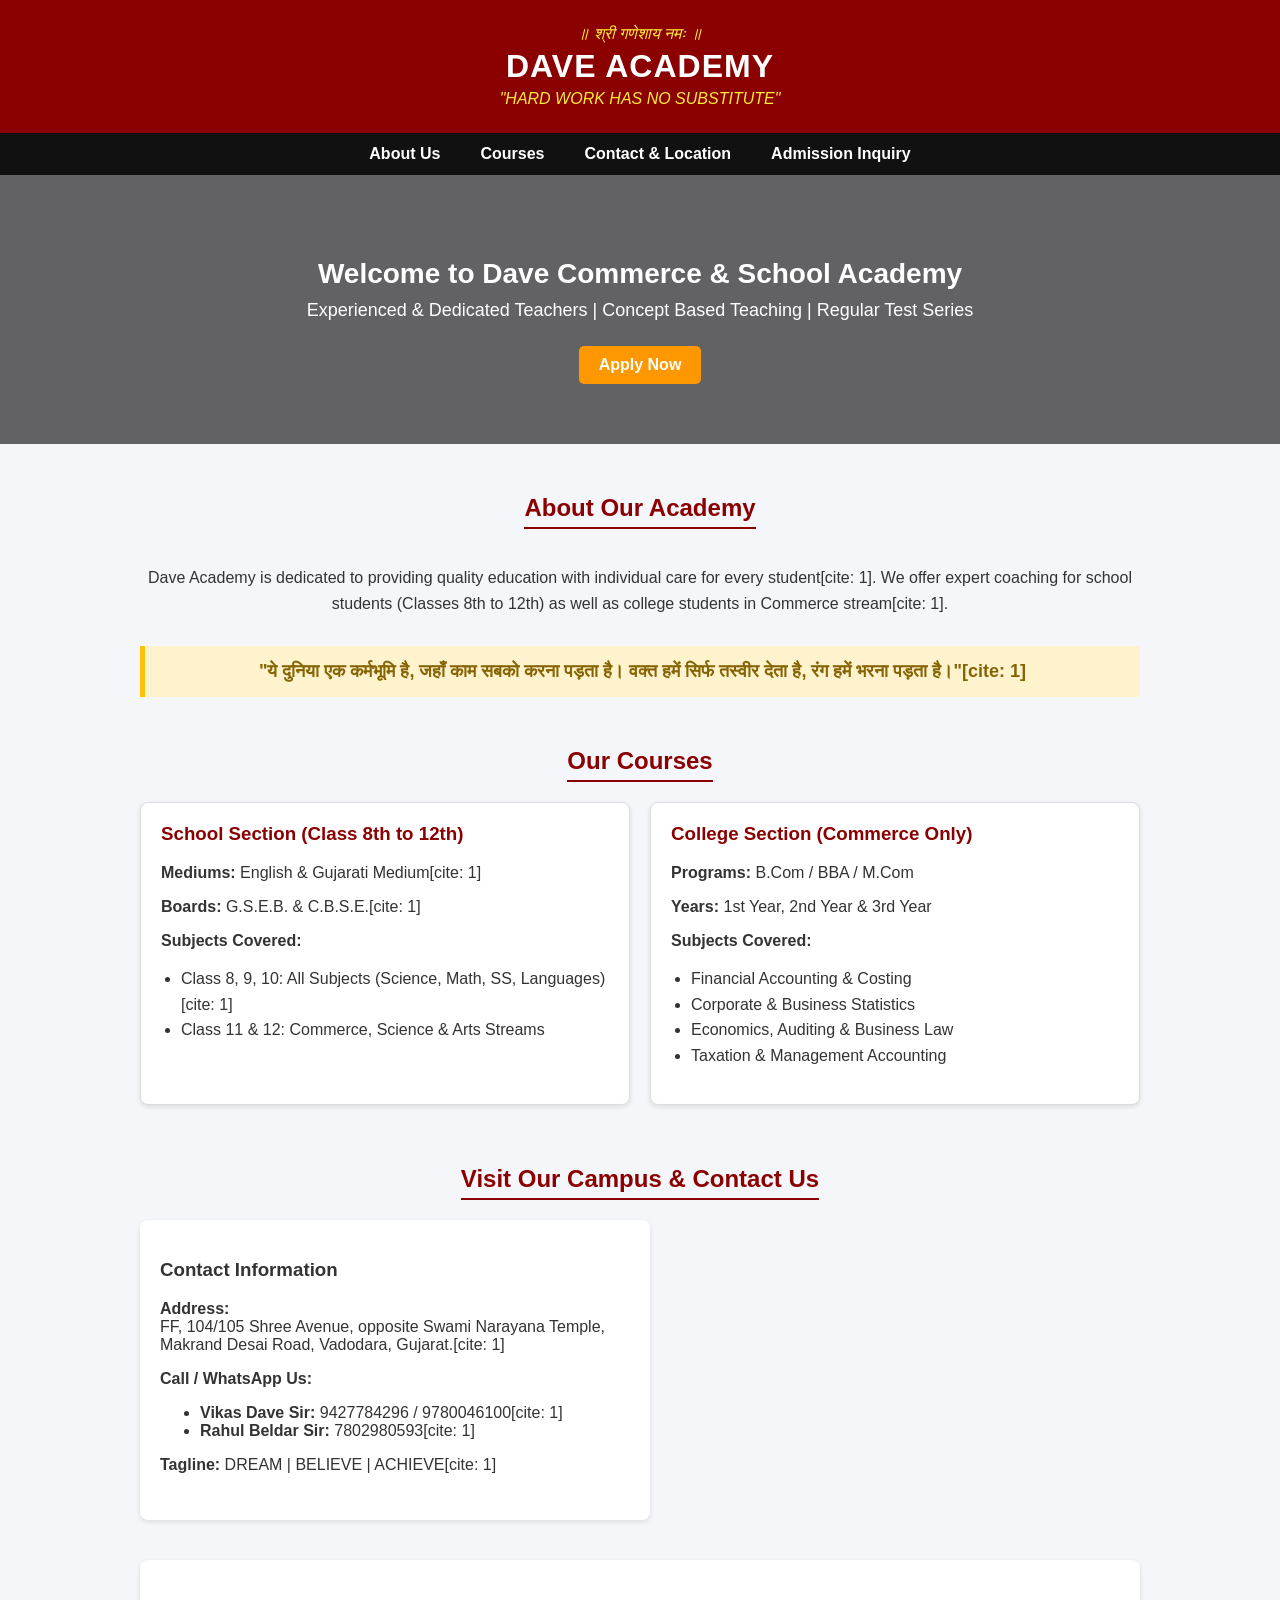
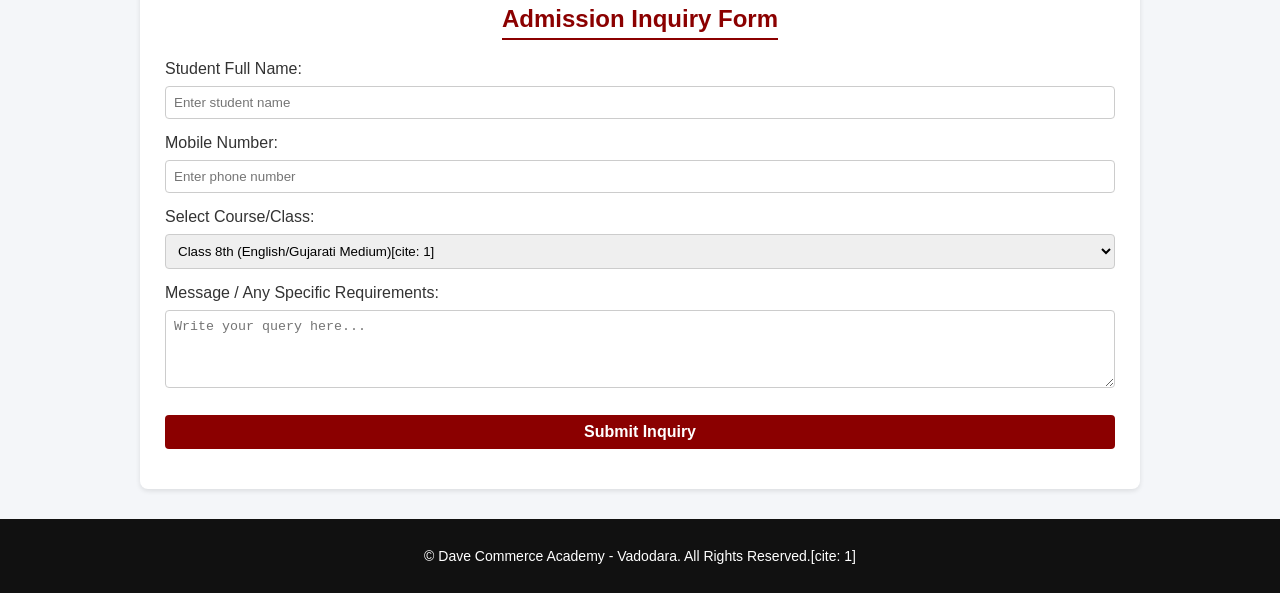
<file: index1.html>
<!DOCTYPE html>
<html lang="hi">
<head>
    <meta charset="UTF-8">
    <meta name="viewport" content="width=device-width, initial-scale=1.0">
    <title>DAVE ACADEMY & COMMERCE ACADEMY</title>
    <style>
        /* Base Styling */
        body {
            font-family: Arial, sans-serif;
            margin: 0;
            padding: 0;
            background-color: #f4f6f9;
            color: #333;
        }

        /* Top Bar & Header */
        header {
            background-color: #8b0000; /* Red Tone */
            color: white;
            text-align: center;
            padding: 20px 10px;
        }

        header h1 {
            margin: 5px 0;
            font-size: 32px;
            letter-spacing: 1px;
        }

        header p {
            margin: 5px 0;
            font-style: italic;
            color: #ffeb3b;
        }

        /* Navigation Bar */
        nav {
            background-color: #111;
            display: flex;
            justify-content: center;
            flex-wrap: wrap;
        }

        nav a {
            color: white;
            padding: 12px 20px;
            text-decoration: none;
            font-weight: bold;
        }

        nav a:hover {
            background-color: #8b0000;
        }

        /* Hero Banner */
        .hero {
            background: linear-gradient(rgba(0, 0, 0, 0.6), rgba(0, 0, 0, 0.6)), 
                        url('https://images.unsplash.com/photo-1523240795612-9a054b0db644?auto=format&fit=crop&w=1200&q=80');
            background-size: cover;
            background-position: center;
            color: white;
            text-align: center;
            padding: 60px 20px;
        }

        .hero h2 {
            font-size: 28px;
            margin-bottom: 10px;
        }

        .hero p {
            font-size: 18px;
            max-width: 700px;
            margin: 10px auto;
        }

        .btn {
            display: inline-block;
            background-color: #ff9800;
            color: white;
            padding: 10px 20px;
            text-decoration: none;
            border-radius: 5px;
            font-weight: bold;
            margin-top: 15px;
        }

        /* Content Container */
        .container {
            width: 90%;
            max-width: 1000px;
            margin: 20px auto;
        }

        .section-title {
            text-align: center;
            color: #8b0000;
            margin-bottom: 20px;
            font-size: 24px;
            border-bottom: 2px solid #8b0000;
            display: inline-block;
            padding-bottom: 5px;
        }

        /* Courses Grid */
        .grid {
            display: flex;
            gap: 20px;
            flex-wrap: wrap;
        }

        .card {
            background: white;
            border: 1px solid #ddd;
            border-radius: 8px;
            padding: 20px;
            flex: 1;
            min-width: 280px;
            box-shadow: 0 2px 5px rgba(0,0,0,0.1);
        }

        .card h3 {
            color: #8b0000;
            margin-top: 0;
        }

        .card ul {
            padding-left: 20px;
            line-height: 1.6;
        }

        /* Quote Section */
        .quote-box {
            background-color: #fff3cd;
            border-left: 5px solid #ffc107;
            padding: 15px;
            margin: 30px 0;
            text-align: center;
            font-size: 18px;
            font-weight: bold;
            color: #856404;
        }

        /* Contact & Map Section */
        .contact-flex {
            display: flex;
            gap: 20px;
            flex-wrap: wrap;
        }

        .contact-info {
            flex: 1;
            min-width: 280px;
            background: white;
            padding: 20px;
            border-radius: 8px;
            box-shadow: 0 2px 5px rgba(0,0,0,0.1);
        }

        .map-box {
            flex: 1;
            min-width: 280px;
            height: 300px;
        }

        iframe {
            width: 100%;
            height: 100%;
            border: 0;
            border-radius: 8px;
        }

        /* Form Styling */
        input, select, textarea {
            width: 100%;
            padding: 8px;
            margin: 8px 0 15px 0;
            box-sizing: border-box;
            border: 1px solid #ccc;
            border-radius: 4px;
        }

        input[type="submit"] {
            background-color: #8b0000;
            color: white;
            font-size: 16px;
            font-weight: bold;
            cursor: pointer;
            border: none;
        }

        /* Footer */
        footer {
            background-color: #111;
            color: white;
            text-align: center;
            padding: 15px;
            margin-top: 30px;
            font-size: 14px;
        }
    </style>
</head>
<body>

    <!-- Header -->
    <header>
        <p>॥ श्री गणेशाय नमः ॥</p>
        <h1>DAVE ACADEMY</h1>
        <p>"HARD WORK HAS NO SUBSTITUTE"</p>
    </header>

    <!-- Navigation Bar -->
    <nav>
        <a href="#about">About Us</a>
        <a href="#courses">Courses</a>
        <a href="#contact">Contact & Location</a>
        <a href="#inquiry">Admission Inquiry</a>
    </nav>

    <!-- Hero Section -->
    <div class="hero">
        <h2>Welcome to Dave Commerce & School Academy</h2>
        <p>Experienced & Dedicated Teachers | Concept Based Teaching | Regular Test Series</p>
        <a href="#inquiry" class="btn">Apply Now</a>
    </div>

    <div class="container">

        <!-- About Section -->
        <div id="about" style="text-align: center; margin: 30px 0;">
            <h2 class="section-title">About Our Academy</h2>
            <p style="font-size: 16px; line-height: 1.6;">
                Dave Academy is dedicated to providing quality education with individual care for every student[cite: 1]. 
                We offer expert coaching for school students (Classes 8th to 12th) as well as college students in Commerce stream[cite: 1].
            </p>
        </div>

        <!-- Quote Box -->
        <div class="quote-box">
            "ये दुनिया एक कर्मभूमि है, जहाँ काम सबको करना पड़ता है। वक्त हमें सिर्फ तस्वीर देता है, रंग हमें भरना पड़ता है।"[cite: 1]
        </div>

        <!-- Courses Section -->
        <div id="courses">
            <div style="text-align: center;">
                <h2 class="section-title">Our Courses</h2>
            </div>
            
            <div class="grid">
                <!-- School Course Card -->
                <div class="card">
                    <h3>School Section (Class 8th to 12th)</h3>
                    <p><b>Mediums:</b> English & Gujarati Medium[cite: 1]</p>
                    <p><b>Boards:</b> G.S.E.B. & C.B.S.E.[cite: 1]</p>
                    <p><b>Subjects Covered:</b></p>
                    <ul>
                        <li>Class 8, 9, 10: All Subjects (Science, Math, SS, Languages)[cite: 1]</li>
                        <li>Class 11 & 12: Commerce, Science & Arts Streams</li>
                    </ul>
                </div>

                <!-- College Course Card -->
                <div class="card">
                    <h3>College Section (Commerce Only)</h3>
                    <p><b>Programs:</b> B.Com / BBA / M.Com</p>
                    <p><b>Years:</b> 1st Year, 2nd Year & 3rd Year</p>
                    <p><b>Subjects Covered:</b></p>
                    <ul>
                        <li>Financial Accounting & Costing</li>
                        <li>Corporate & Business Statistics</li>
                        <li>Economics, Auditing & Business Law</li>
                        <li>Taxation & Management Accounting</li>
                    </ul>
                </div>
            </div>
        </div>

        <!-- Contact & Location Section -->
        <div id="contact" style="margin-top: 40px;">
            <div style="text-align: center;">
                <h2 class="section-title">Visit Our Campus & Contact Us</h2>
            </div>

            <div class="contact-flex">
                <div class="contact-info">
                    <h3>Contact Information</h3>
                    <p><b>Address:</b><br>
                    FF, 104/105 Shree Avenue, opposite Swami Narayana Temple, Makrand Desai Road, Vadodara, Gujarat.[cite: 1]</p>
                    
                    <p><b>Call / WhatsApp Us:</b></p>
                    <ul>
                        <li><b>Vikas Dave Sir:</b> 9427784296 / 9780046100[cite: 1]</li>
                        <li><b>Rahul Beldar Sir:</b> 7802980593[cite: 1]</li>
                    </ul>

                    <p><b>Tagline:</b> DREAM | BELIEVE | ACHIEVE[cite: 1]</p>
                </div>

                <div class="map-box">
                    <!-- Google Map Embed -->
                    <iframe src="https://maps.google.com/maps?q=FF,+104/105+shree+avenue,+opposite+swami+narayana+temple,+makrand+desai+Road,+vadodara,+Gujarat&t=&z=15&ie=UTF8&iwloc=&output=embed"></iframe>
                </div>
            </div>
        </div>

        <!-- Admission Inquiry Form -->
        <div id="inquiry" style="margin-top: 40px; background: white; padding: 25px; border-radius: 8px; box-shadow: 0 2px 5px rgba(0,0,0,0.1);">
            <div style="text-align: center;">
                <h2 class="section-title">Admission Inquiry Form</h2>
            </div>
            
            <form action="#" method="get" onsubmit="alert('Thank you! Your inquiry has been submitted.'); return false;">
                <label for="name">Student Full Name:</label>
                <input type="text" id="name" required placeholder="Enter student name">

                <label for="phone">Mobile Number:</label>
                <input type="tel" id="phone" required placeholder="Enter phone number">

                <label for="course">Select Course/Class:</label>
                <select id="course">
                    <option>Class 8th (English/Gujarati Medium)[cite: 1]</option>
                    <option>Class 9th (English/Gujarati Medium)[cite: 1]</option>
                    <option>Class 10th (English/Gujarati Medium)[cite: 1]</option>
                    <option>Class 11th / 12th Commerce</option>
                    <option>College 1st Year (Commerce)</option>
                    <option>College 2nd Year (Commerce)</option>
                    <option>College 3rd Year (Commerce)</option>
                </select>

                <label for="msg">Message / Any Specific Requirements:</label>
                <textarea id="msg" rows="4" placeholder="Write your query here..."></textarea>

                <input type="submit" value="Submit Inquiry">
            </form>
        </div>

    </div>

    <!-- Footer -->
    <footer>
        <p>&copy; Dave Commerce Academy - Vadodara. All Rights Reserved.[cite: 1]</p>
    </footer>

</body>
</html>
</file>
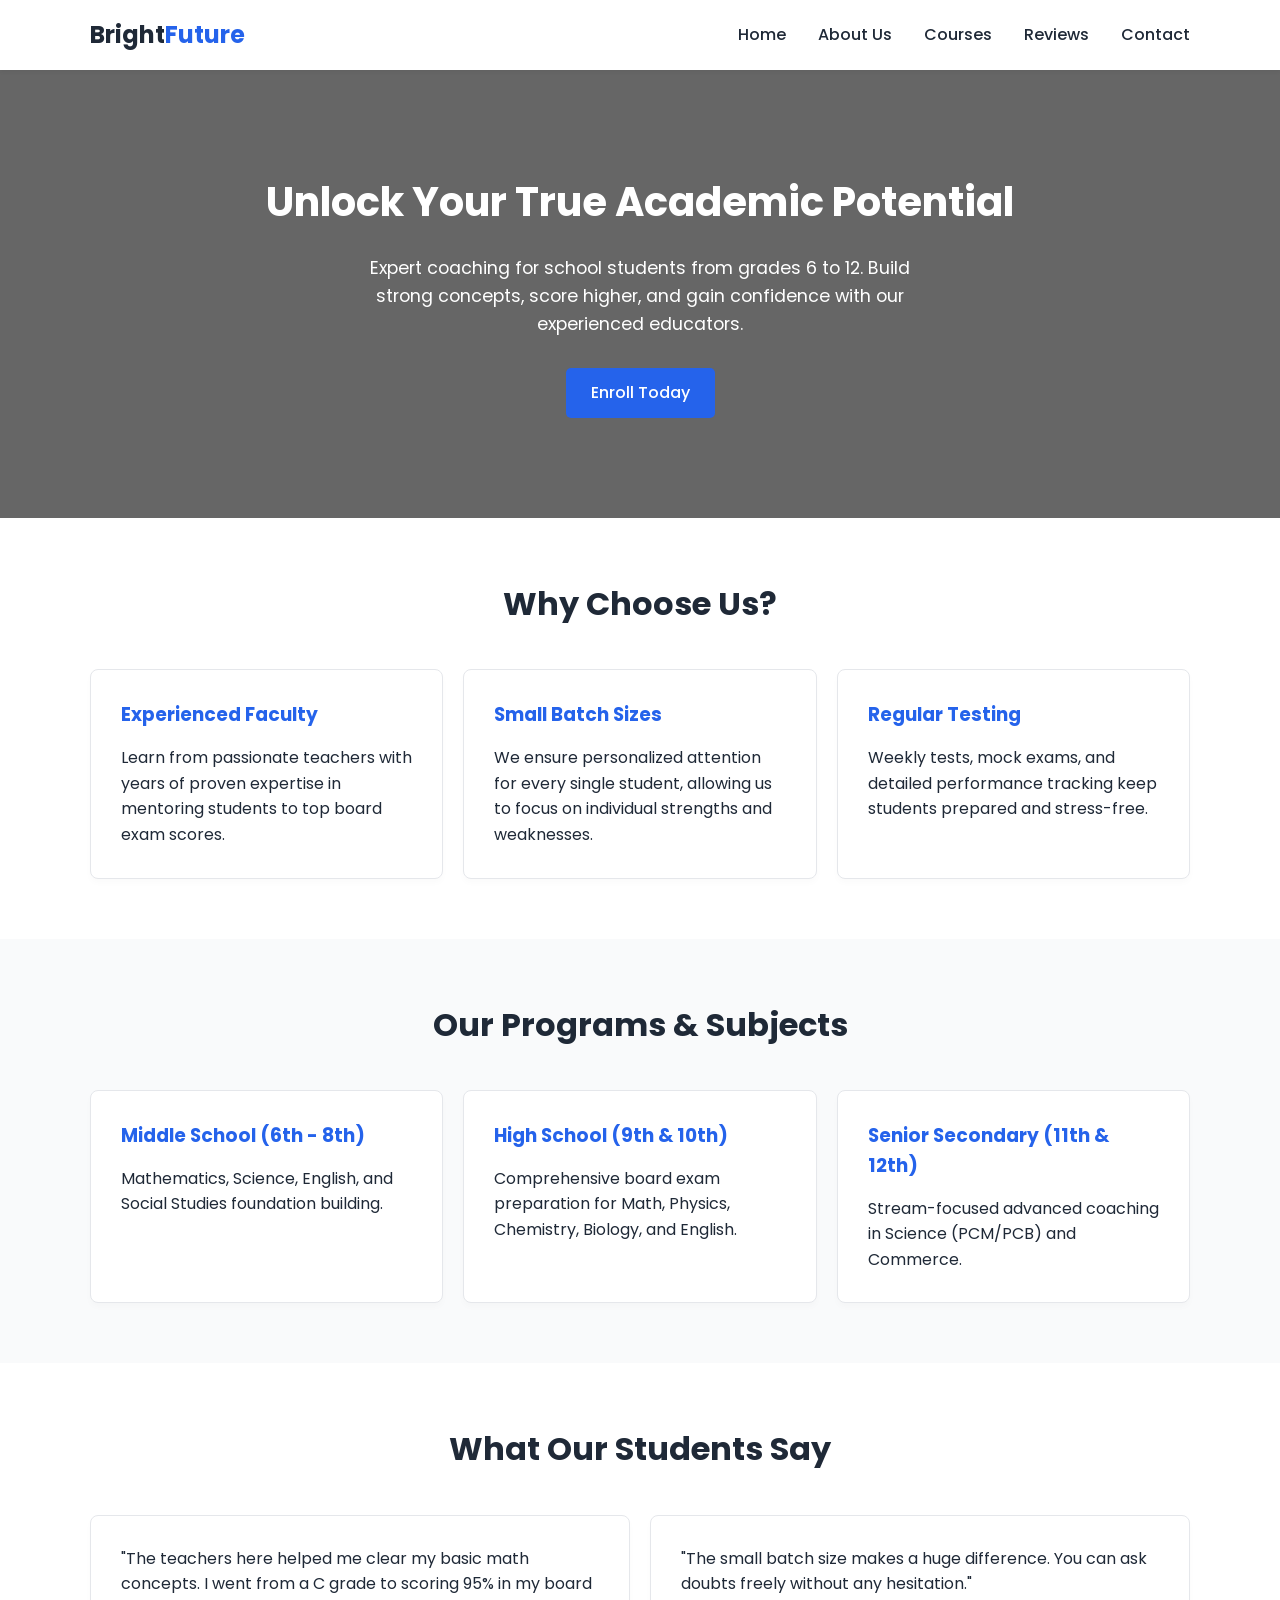
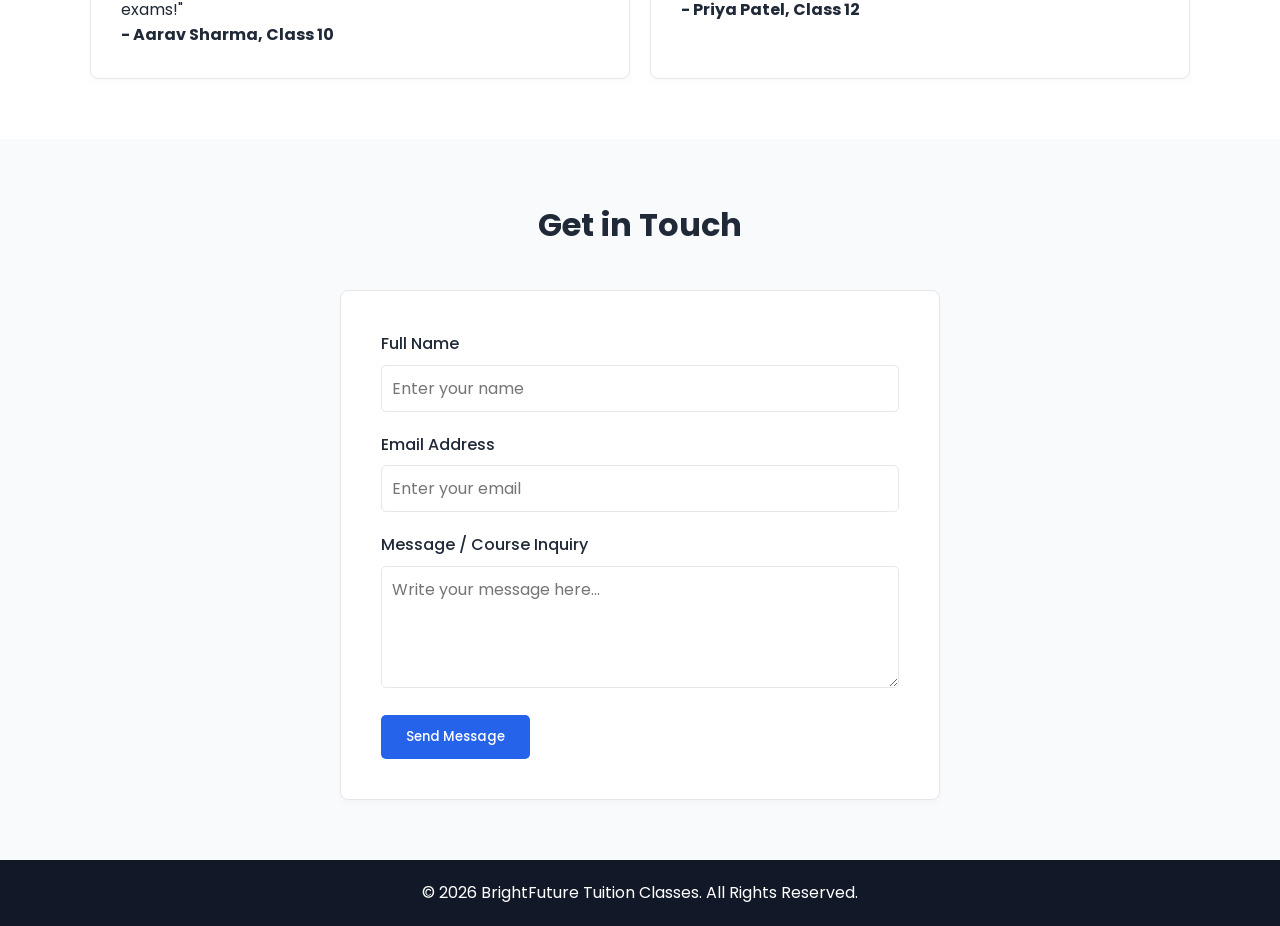
<file: sd.html>
<!DOCTYPE html>
<html lang="en">
<head>
    <meta charset="UTF-8">
    <meta name="viewport" content="width=device-width, initial-scale=1.0">
    <title>BrightFuture Tuition Classes | Excellence in Education</title>
    <!-- Google Fonts -->
    <link href="https://fonts.googleapis.com/css2?family=Poppins:wght@300;400;500;600;700&display=swap" rel="stylesheet">
    <!-- Custom CSS -->
    <link rel="stylesheet" href="style.css">
</head>
<body>

    <!-- Header & Navigation -->
    <header>
        <div class="container navbar">
            <a href="#" class="logo">Bright<span>Future</span></a>
            <nav>
                <ul class="nav-links" id="navLinks">
                    <li><a href="#hero">Home</a></li>
                    <li><a href="#about">About Us</a></li>
                    <li><a href="#courses">Courses</a></li>
                    <li><a href="#testimonials">Reviews</a></li>
                    <li><a href="#contact">Contact</a></li>
                </ul>
                <div class="menu-toggle" id="mobileMenu">
                    <span></span>
                    <span></span>
                    <span></span>
                </div>
            </nav>
        </div>
    </header>

    <!-- Hero Section -->
    <section id="hero" class="hero">
        <div class="container hero-content">
            <h1>Unlock Your True Academic Potential</h1>
            <p>Expert coaching for school students from grades 6 to 12. Build strong concepts, score higher, and gain confidence with our experienced educators.</p>
            <a href="#contact" class="btn">Enroll Today</a>
        </div>
    </section>

    <!-- About Us Section -->
    <section id="about" class="section">
        <div class="container">
            <h2 class="section-title">Why Choose Us?</h2>
            <div class="grid about-grid">
                <div class="card">
                    <h3>Experienced Faculty</h3>
                    <p>Learn from passionate teachers with years of proven expertise in mentoring students to top board exam scores.</p>
                </div>
                <div class="card">
                    <h3>Small Batch Sizes</h3>
                    <p>We ensure personalized attention for every single student, allowing us to focus on individual strengths and weaknesses.</p>
                </div>
                <div class="card">
                    <h3>Regular Testing</h3>
                    <p>Weekly tests, mock exams, and detailed performance tracking keep students prepared and stress-free.</p>
                </div>
            </div>
        </div>
    </section>

    <!-- Courses / Subjects Section -->
    <section id="courses" class="section bg-light">
        <div class="container">
            <h2 class="section-title">Our Programs & Subjects</h2>
            <div class="grid course-grid">
                <div class="course-card">
                    <h3>Middle School (6th - 8th)</h3>
                    <p>Mathematics, Science, English, and Social Studies foundation building.</p>
                </div>
                <div class="course-card">
                    <h3>High School (9th & 10th)</h3>
                    <p>Comprehensive board exam preparation for Math, Physics, Chemistry, Biology, and English.</p>
                </div>
                <div class="course-card">
                    <h3>Senior Secondary (11th & 12th)</h3>
                    <p>Stream-focused advanced coaching in Science (PCM/PCB) and Commerce.</p>
                </div>
            </div>
        </div>
    </section>

    <!-- Testimonials Section -->
    <section id="testimonials" class="section">
        <div class="container">
            <h2 class="section-title">What Our Students Say</h2>
            <div class="grid testimonial-grid">
                <div class="testimonial-card">
                    <p>"The teachers here helped me clear my basic math concepts. I went from a C grade to scoring 95% in my board exams!"</p>
                    <h4>- Aarav Sharma, Class 10</h4>
                </div>
                <div class="testimonial-card">
                    <p>"The small batch size makes a huge difference. You can ask doubts freely without any hesitation."</p>
                    <h4>- Priya Patel, Class 12</h4>
                </div>
            </div>
        </div>
    </section>

    <!-- Contact Section -->
    <section id="contact" class="section bg-light">
        <div class="container">
            <h2 class="section-title">Get in Touch</h2>
            <div class="contact-wrapper">
                <form id="contactForm" class="contact-form">
                    <div class="form-group">
                        <label for="name">Full Name</label>
                        <input type="text" id="name" required placeholder="Enter your name">
                    </div>
                    <div class="form-group">
                        <label for="email">Email Address</label>
                        <input type="email" id="email" required placeholder="Enter your email">
                    </div>
                    <div class="form-group">
                        <label for="message">Message / Course Inquiry</label>
                        <textarea id="message" rows="4" required placeholder="Write your message here..."></textarea>
                    </div>
                    <button type="submit" class="btn">Send Message</button>
                </form>
            </div>
        </div>
    </section>

    <!-- Footer -->
    <footer>
        <div class="container footer-content">
            <p>&copy; 2026 BrightFuture Tuition Classes. All Rights Reserved.</p>
        </div>
    </footer>

    <!-- Custom JavaScript -->
    <script src="script.js"></script>
</body>
</html>
</file>
<file: style.css>
/* CSS Reset & Variables */
* {
    margin: 0;
    padding: 0;
    box-sizing: border-box;
    font-family: 'Poppins', sans-serif;
}

:root {
    --primary-color: #2563eb;
    --primary-dark: #1d4ed8;
    --text-color: #1f2937;
    --bg-light: #f9fafb;
    --white: #ffffff;
    --gray: #e5e7eb;
}

body {
    color: var(--text-color);
    line-height: 1.6;
}

.container {
    width: 90%;
    max-width: 1100px;
    margin: 0 auto;
}

/* Header & Navbar */
header {
    background: var(--white);
    box-shadow: 0 2px 4px rgba(0,0,0,0.05);
    position: sticky;
    top: 0;
    z-index: 1000;
}

.navbar {
    display: flex;
    justify-content: space-between;
    align-items: center;
    height: 70px;
}

.logo {
    font-size: 1.5rem;
    font-weight: 700;
    color: var(--text-color);
    text-decoration: none;
}

.logo span {
    color: var(--primary-color);
}

.nav-links {
    list-style: none;
    display: flex;
    gap: 2rem;
}

.nav-links a {
    text-decoration: none;
    color: var(--text-color);
    font-weight: 500;
    transition: color 0.3s;
}

.nav-links a:hover {
    color: var(--primary-color);
}

.menu-toggle {
    display: none;
    cursor: pointer;
    flex-direction: column;
    gap: 5px;
}

.menu-toggle span {
    width: 25px;
    height: 3px;
    background: var(--text-color);
    transition: 0.3s;
}

/* Hero Section */
.hero {
    background: linear-gradient(rgba(0, 0, 0, 0.6), rgba(0, 0, 0, 0.6)), url('https://images.unsplash.com/photo-1523240795612-9a054b0db644?auto=format&fit=crop&w=1200&q=80') no-repeat center center/cover;
    color: var(--white);
    text-align: center;
    padding: 100px 20px;
}

.hero-content h1 {
    font-size: 2.5rem;
    margin-bottom: 20px;
}

.hero-content p {
    font-size: 1.1rem;
    max-width: 600px;
    margin: 0 auto 30px;
}

/* Buttons */
.btn {
    display: inline-block;
    background: var(--primary-color);
    color: var(--white);
    padding: 12px 25px;
    border-radius: 5px;
    text-decoration: none;
    font-weight: 500;
    transition: background 0.3s;
    border: none;
    cursor: pointer;
}

.btn:hover {
    background: var(--primary-dark);
}

/* Sections General */
.section {
    padding: 60px 0;
}

.bg-light {
    background: var(--bg-light);
}

.section-title {
    text-align: center;
    font-size: 2rem;
    margin-bottom: 40px;
}

/* Grids */
.grid {
    display: grid;
    grid-template-columns: repeat(auto-fit, minmax(300px, 1fr));
    gap: 20px;
}

/* Cards */
.card, .course-card, .testimonial-card {
    background: var(--white);
    padding: 30px;
    border-radius: 8px;
    box-shadow: 0 4px 6px rgba(0,0,0,0.02);
    border: 1px solid var(--gray);
    transition: transform 0.3s;
}

.card:hover, .course-card:hover {
    transform: translateY(-5px);
}

.card h3, .course-card h3 {
    margin-bottom: 15px;
    color: var(--primary-color);
}

/* Contact Form */
.contact-wrapper {
    max-width: 600px;
    margin: 0 auto;
    background: var(--white);
    padding: 40px;
    border-radius: 8px;
    box-shadow: 0 4px 6px rgba(0,0,0,0.02);
    border: 1px solid var(--gray);
}

.form-group {
    margin-bottom: 20px;
}

.form-group label {
    display: block;
    margin-bottom: 8px;
    font-weight: 500;
}

.form-group input, .form-group textarea {
    width: 100%;
    padding: 10px;
    border: 1px solid var(--gray);
    border-radius: 5px;
    font-size: 1rem;
}

.form-group input:focus, .form-group textarea:focus {
    outline: none;
    border-color: var(--primary-color);
}

/* Footer */
footer {
    background: #111827;
    color: var(--white);
    text-align: center;
    padding: 20px 0;
}

/* Responsive Design */
@media (max-width: 768px) {
    .nav-links {
        display: none;
        flex-direction: column;
        position: absolute;
        top: 70px;
        left: 0;
        width: 100%;
        background: var(--white);
        padding: 20px;
        box-shadow: 0 4px 6px rgba(0,0,0,0.05);
        text-align: center;
    }

    .nav-links.active {
        display: flex;
    }

    .menu-toggle {
        display: flex;
    }

    .hero-content h1 {
        font-size: 2rem;
    }
}
</file>
